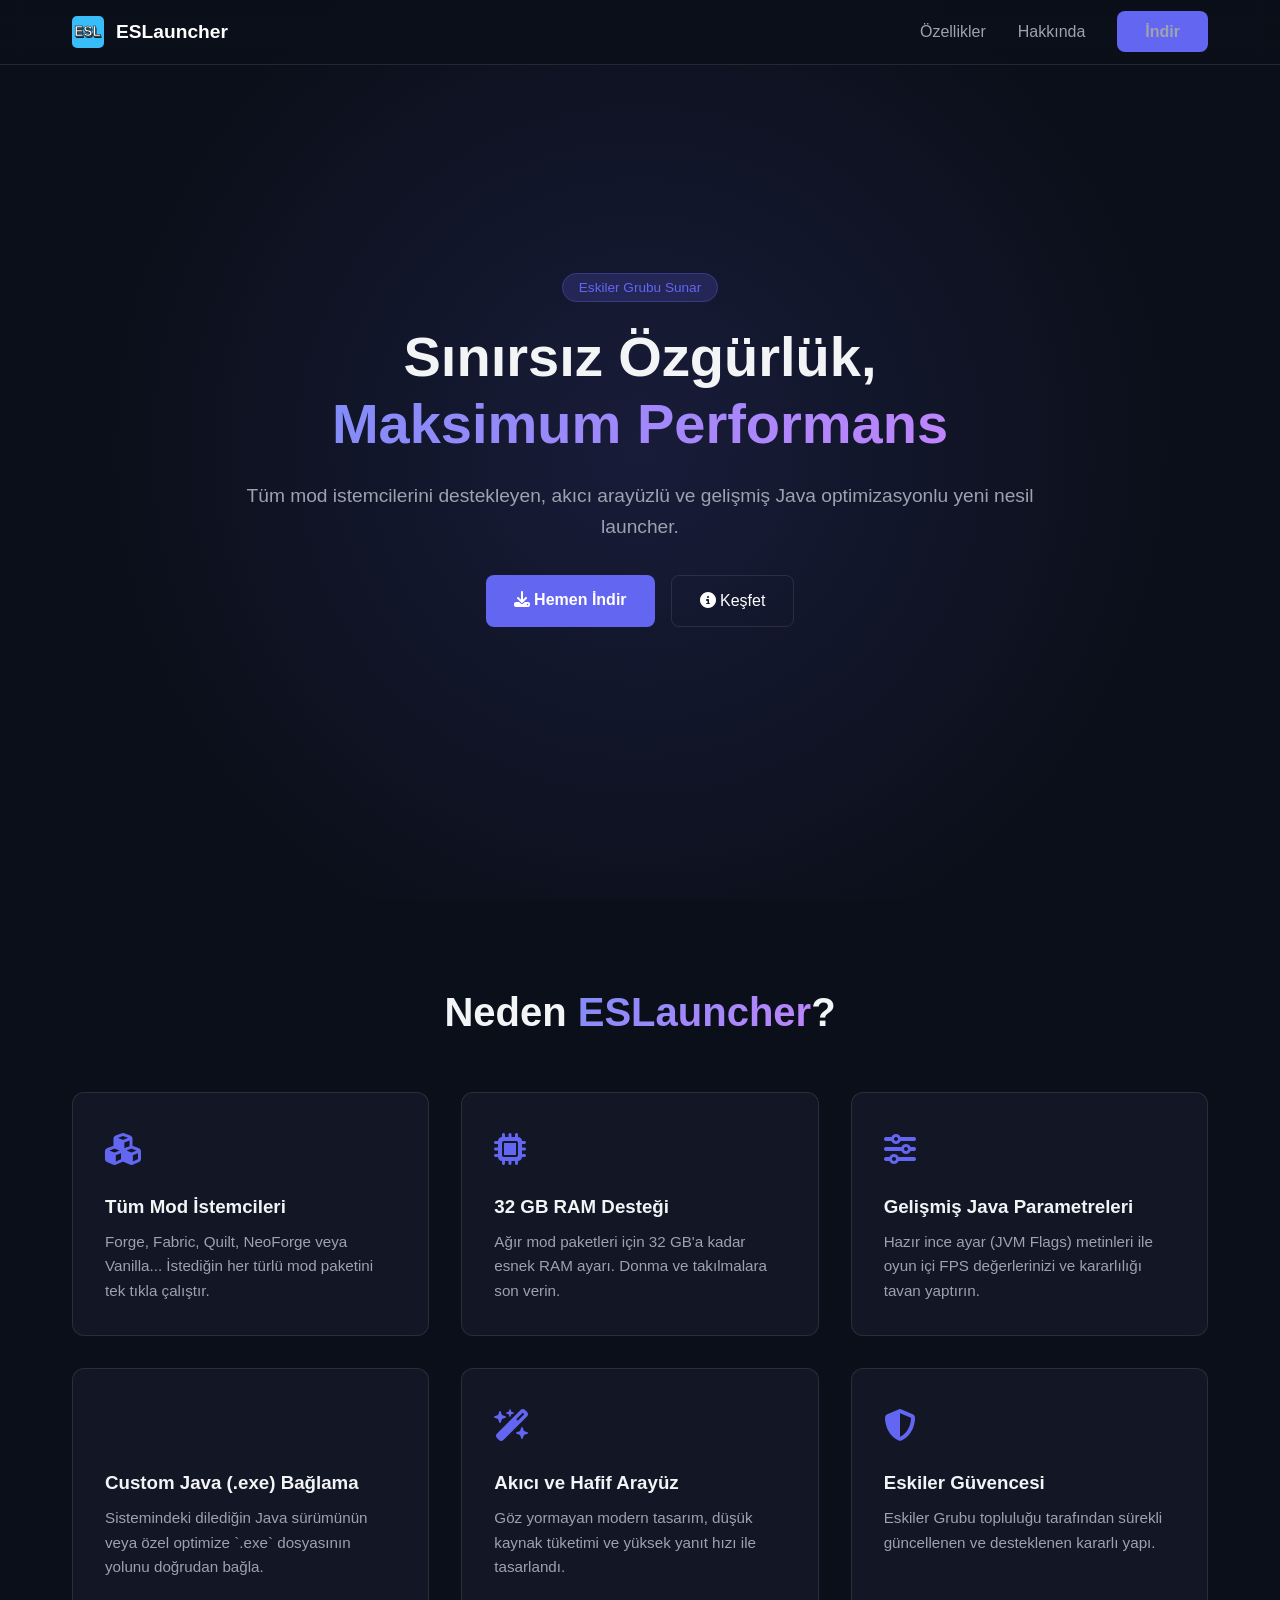
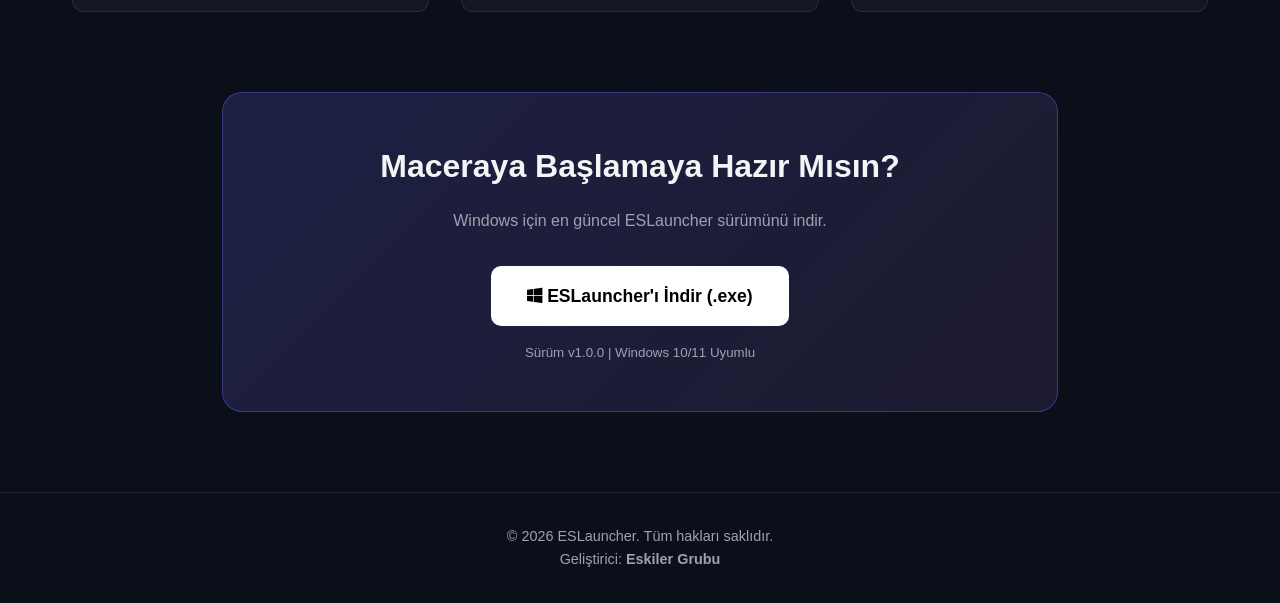
<file: index.html>
<!DOCTYPE html>
<html lang="tr">
<head>
    <meta charset="UTF-8">
    <meta name="viewport" content="width=device-width, initial-scale=1.0">
    <title>ESLauncher - Yeni Nesil Minecraft Launcher</title>

    <link rel="shortcut icon" href="static/images/icon.ico" type="image/x-icon">

    <!-- Font Awesome İkonları -->
    <link rel="stylesheet" href="https://cdnjs.cloudflare.com/ajax/libs/font-awesome/6.4.0/css/all.min.css">

    <!-- AOS Animasyon Kütüphanesi -->
    <link href="https://unpkg.com/aos@2.3.1/dist/aos.css" rel="stylesheet">

    <link rel="stylesheet" href="static/css/style.css">
</head>
<body>

    <!-- Navigasyon Barı -->
    <nav class="navbar">
        <div class="nav-container">
            <a href="#" class="brand">
                <img src="static/images/logo.svg" alt="ESLauncher Logo" class="nav-logo">
                <span>ESLauncher</span>
            </a>
            <ul class="nav-links">
                <li><a href="#features">Özellikler</a></li>
                <li><a href="#about">Hakkında</a></li>
                <li><a href="ESLauncher.exe" download class="btn-primary">İndir</a></li>
            </ul>
        </div>
    </nav>

    <!-- Hero Bölümü -->
    <header class="hero">
        <div class="hero-content" data-aos="fade-up">
            <span class="badge">Eskiler Grubu Sunar</span>
            <h1>Sınırsız Özgürlük, <br><span class="gradient-text">Maksimum Performans</span></h1>
            <p>Tüm mod istemcilerini destekleyen, akıcı arayüzlü ve gelişmiş Java optimizasyonlu yeni nesil launcher.</p>
            <div class="hero-buttons">
                <a href="ESLauncher.exe" download class="btn-hero"><i class="fa-solid fa-download"></i> Hemen İndir</a>
                <a href="#features" class="btn-secondary"><i class="fa-solid fa-circle-info"></i> Keşfet</a>
            </div>
        </div>
    </header>

    <!-- Özellikler Bölümü -->
    <section id="features" class="features">
        <h2 class="section-title" data-aos="fade-up">Neden <span class="gradient-text">ESLauncher</span>?</h2>
        
        <div class="features-grid">
            <div class="feature-card" data-aos="fade-up" data-aos-delay="100">
                <div class="icon-box"><i class="fa-solid fa-cubes"></i></div>
                <h3>Tüm Mod İstemcileri</h3>
                <p>Forge, Fabric, Quilt, NeoForge veya Vanilla... İstediğin her türlü mod paketini tek tıkla çalıştır.</p>
            </div>

            <div class="feature-card" data-aos="fade-up" data-aos-delay="200">
                <div class="icon-box"><i class="fa-solid fa-microchip"></i></div>
                <h3>32 GB RAM Desteği</h3>
                <p>Ağır mod paketleri için 32 GB'a kadar esnek RAM ayarı. Donma ve takılmalara son verin.</p>
            </div>

            <div class="feature-card" data-aos="fade-up" data-aos-delay="300">
                <div class="icon-box"><i class="fa-solid fa-sliders"></i></div>
                <h3>Gelişmiş Java Parametreleri</h3>
                <p>Hazır ince ayar (JVM Flags) metinleri ile oyun içi FPS değerlerinizi ve kararlılığı tavan yaptırın.</p>
            </div>

            <div class="feature-card" data-aos="fade-up" data-aos-delay="400">
                <div class="icon-box"><i class="fa-solid fa-folder-gear"></i></div>
                <h3>Custom Java (.exe) Bağlama</h3>
                <p>Sistemindeki dilediğin Java sürümünün veya özel optimize `.exe` dosyasının yolunu doğrudan bağla.</p>
            </div>

            <div class="feature-card" data-aos="fade-up" data-aos-delay="500">
                <div class="icon-box"><i class="fa-solid fa-wand-magic-sparkles"></i></div>
                <h3>Akıcı ve Hafif Arayüz</h3>
                <p>Göz yormayan modern tasarım, düşük kaynak tüketimi ve yüksek yanıt hızı ile tasarlandı.</p>
            </div>

            <div class="feature-card" data-aos="fade-up" data-aos-delay="600">
                <div class="icon-box"><i class="fa-solid fa-shield-halved"></i></div>
                <h3>Eskiler Güvencesi</h3>
                <p>Eskiler Grubu topluluğu tarafından sürekli güncellenen ve desteklenen kararlı yapı.</p>
            </div>
        </div>
    </section>

    <!-- İndirme Bölümü -->
    <section id="download" class="download-section" data-aos="zoom-in">
        <div class="download-box">
            <h2>Maceraya Başlamaya Hazır Mısın?</h2>
            <p>Windows için en güncel ESLauncher sürümünü indir.</p>
            <a href="ESLauncher.exe" download class="btn-download"><i class="fa-brands fa-windows"></i> ESLauncher'ı İndir (.exe)</a>
            <small>Sürüm v1.0.0 | Windows 10/11 Uyumlu</small>
        </div>
    </section>

    <!-- Footer -->
    <footer id="about">
        <p>&copy; 2026 ESLauncher. Tüm hakları saklıdır.</p>
        <p>Geliştirici: <strong>Eskiler Grubu</strong></p>
    </footer>

    <!-- JS Kütüphaneleri -->
    <script src="https://unpkg.com/aos@2.3.1/dist/aos.js"></script>
    <script>
        AOS.init({
            duration: 800,
            once: true
        });
    </script>
</body>
</html>
</file>
<file: static/css/style.css>
:root {
    --bg-color: #0b0f19;
    --card-bg: rgba(22, 27, 44, 0.7);
    --primary: #6366f1;
    --primary-hover: #4f46e5;
    --text-color: #f3f4f6;
    --text-muted: #9ca3af;
    --border-color: rgba(255, 255, 255, 0.1);
}

* {
    margin: 0;
    padding: 0;
    box-sizing: border-box;
    font-family: 'Segoe UI', Tahoma, Geneva, Verdana, sans-serif;
}

body {
    background-color: var(--bg-color);
    color: var(--text-color);
    line-height: 1.6;
    overflow-x: hidden;
}

.gradient-text {
    background: linear-gradient(135deg, #818cf8, #c084fc);
    -webkit-background-clip: text;
    -webkit-text-fill-color: transparent;
}

/* Navbar */
.navbar {
    position: fixed;
    top: 0;
    width: 100%;
    background: rgba(11, 15, 25, 0.8);
    backdrop-filter: blur(10px);
    z-index: 1000;
    border-bottom: 1px solid var(--border-color);
}

.nav-container {
    max-width: 1200px;
    margin: 0 auto;
    display: flex;
    justify-content: space-between;
    align-items: center;
    padding: 1rem 2rem;
}

.brand {
    display: flex;
    align-items: center;
    gap: 12px;
    text-decoration: none;
    color: #fff;
    font-weight: 700;
    font-size: 1.2rem;
}

.nav-logo {
    width: 32px;
    height: 32px;
}

.nav-links {
    display: flex;
    list-style: none;
    align-items: center;
    gap: 2rem;
}

.nav-links a {
    color: var(--text-muted);
    text-decoration: none;
    transition: 0.3s;
}

.nav-links a:hover {
    color: #fff;
}

/* Hero */
.hero {
    height: 100vh;
    display: flex;
    align-items: center;
    justify-content: center;
    text-align: center;
    padding: 0 1rem;
    background: radial-gradient(circle at center, rgba(99, 102, 241, 0.15) 0%, transparent 70%);
}

.hero-content {
    max-width: 800px;
}

.badge {
    background: rgba(99, 102, 241, 0.2);
    color: var(--primary);
    padding: 6px 16px;
    border-radius: 20px;
    font-size: 0.85rem;
    border: 1px solid rgba(99, 102, 241, 0.3);
}

.hero h1 {
    font-size: 3.5rem;
    margin: 1.5rem 0;
    line-height: 1.2;
}

.hero p {
    color: var(--text-muted);
    font-size: 1.2rem;
    margin-bottom: 2rem;
}

.hero-buttons {
    display: flex;
    gap: 1rem;
    justify-content: center;
}

.btn-hero, .btn-primary {
    background: var(--primary);
    color: #fff;
    padding: 12px 28px;
    border-radius: 8px;
    text-decoration: none;
    font-weight: 600;
    transition: 0.3s;
}

.btn-hero:hover, .btn-primary:hover {
    background: var(--primary-hover);
    transform: translateY(-2px);
}

.btn-secondary {
    background: transparent;
    color: #fff;
    padding: 12px 28px;
    border-radius: 8px;
    text-decoration: none;
    border: 1px solid var(--border-color);
    transition: 0.3s;
}

.btn-secondary:hover {
    background: rgba(255, 255, 255, 0.05);
}

/* Features */
.features {
    max-width: 1200px;
    margin: 5rem auto;
    padding: 0 2rem;
}

.section-title {
    text-align: center;
    font-size: 2.5rem;
    margin-bottom: 3rem;
}

.features-grid {
    display: grid;
    grid-template-columns: repeat(auto-fit, minmax(300px, 1fr));
    gap: 2rem;
}

.feature-card {
    background: var(--card-bg);
    border: 1px solid var(--border-color);
    padding: 2rem;
    border-radius: 12px;
    backdrop-filter: blur(10px);
    transition: 0.3s;
}

.feature-card:hover {
    transform: translateY(-5px);
    border-color: rgba(99, 102, 241, 0.5);
}

.icon-box {
    font-size: 2rem;
    color: var(--primary);
    margin-bottom: 1rem;
}

.feature-card h3 {
    margin-bottom: 0.5rem;
}

.feature-card p {
    color: var(--text-muted);
    font-size: 0.95rem;
}

/* Download Section */
.download-section {
    max-width: 900px;
    margin: 5rem auto;
    padding: 0 2rem;
}

.download-box {
    background: linear-gradient(135deg, rgba(99, 102, 241, 0.2), rgba(192, 132, 252, 0.1));
    border: 1px solid rgba(99, 102, 241, 0.4);
    padding: 3rem;
    border-radius: 20px;
    text-align: center;
}

.download-box h2 {
    font-size: 2rem;
    margin-bottom: 1rem;
}

.download-box p {
    color: var(--text-muted);
    margin-bottom: 2rem;
}

.btn-download {
    display: inline-block;
    background: #fff;
    color: #000;
    padding: 16px 36px;
    border-radius: 10px;
    text-decoration: none;
    font-weight: 700;
    font-size: 1.1rem;
    transition: 0.3s;
}

.btn-download:hover {
    transform: scale(1.05);
}

.download-box small {
    display: block;
    margin-top: 1rem;
    color: var(--text-muted);
}

/* Footer */
footer {
    text-align: center;
    padding: 2rem;
    border-top: 1px solid var(--border-color);
    color: var(--text-muted);
    font-size: 0.9rem;
}
</file>
